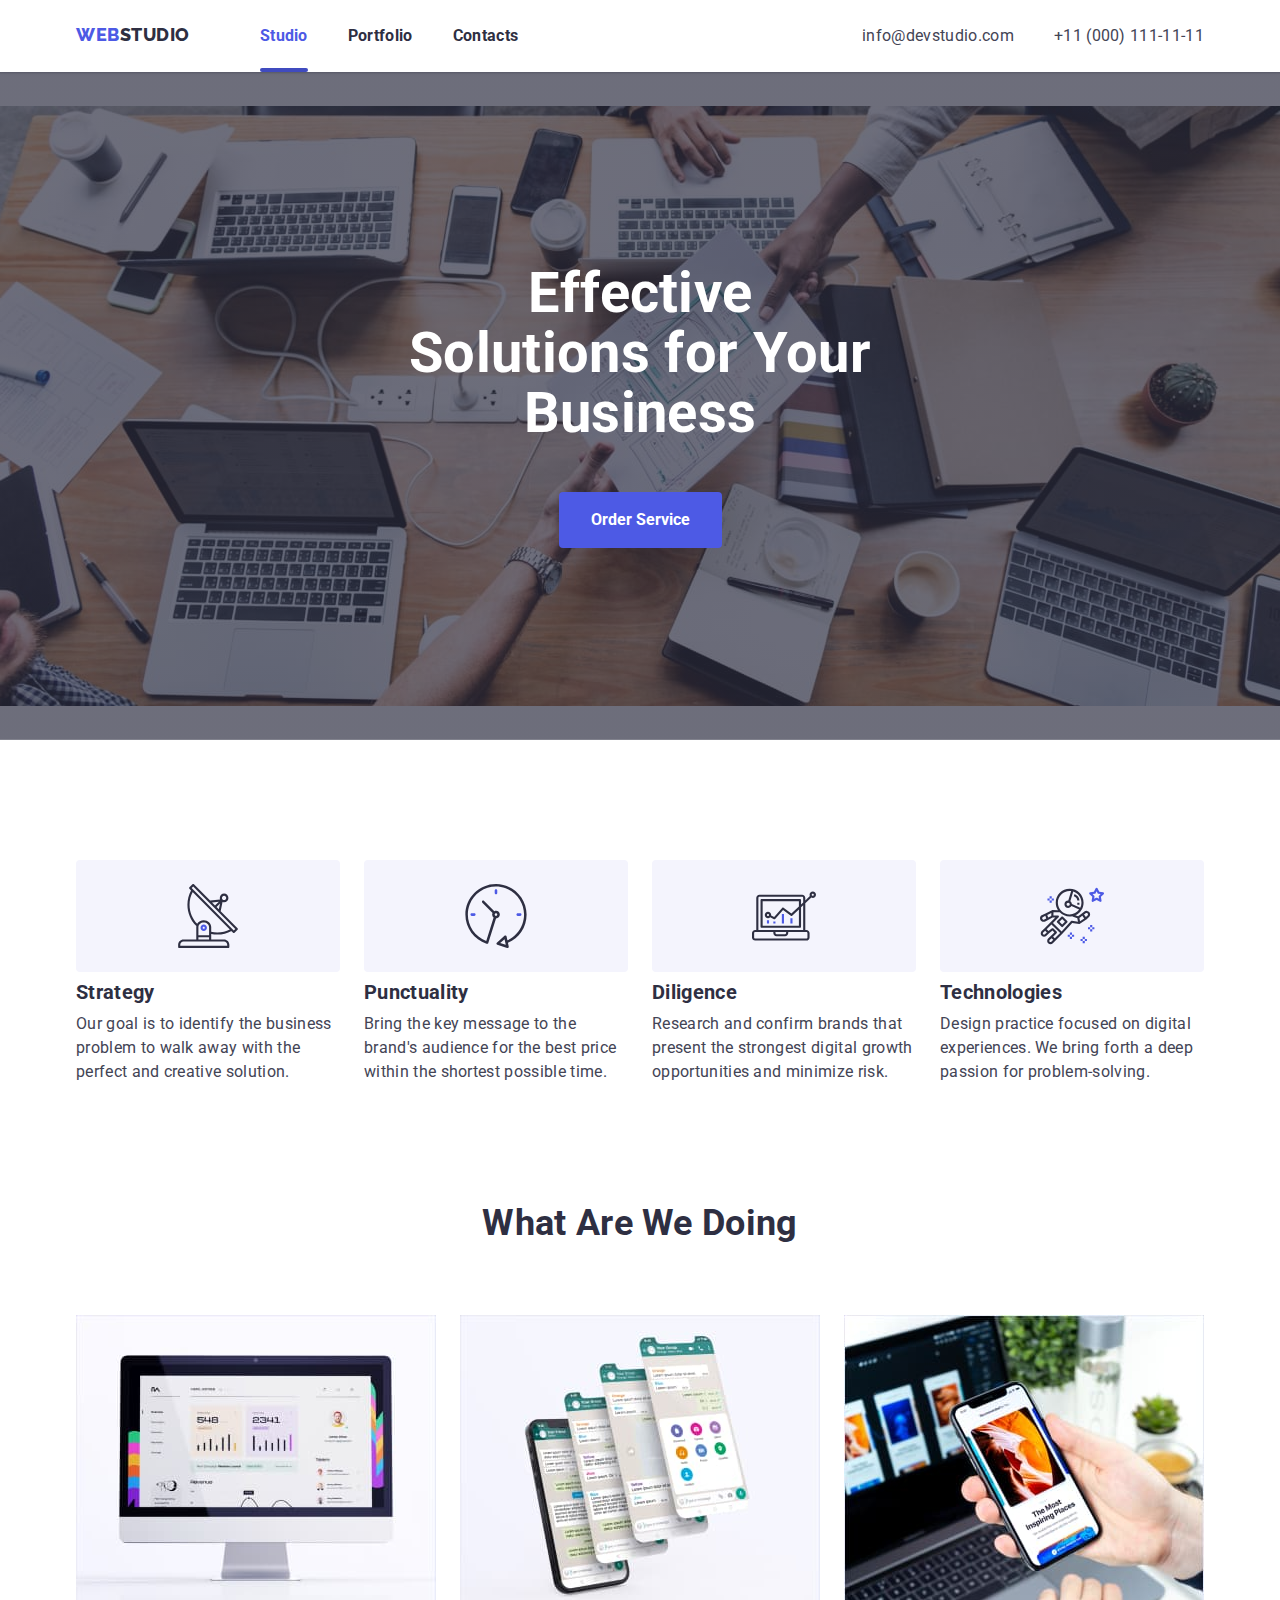
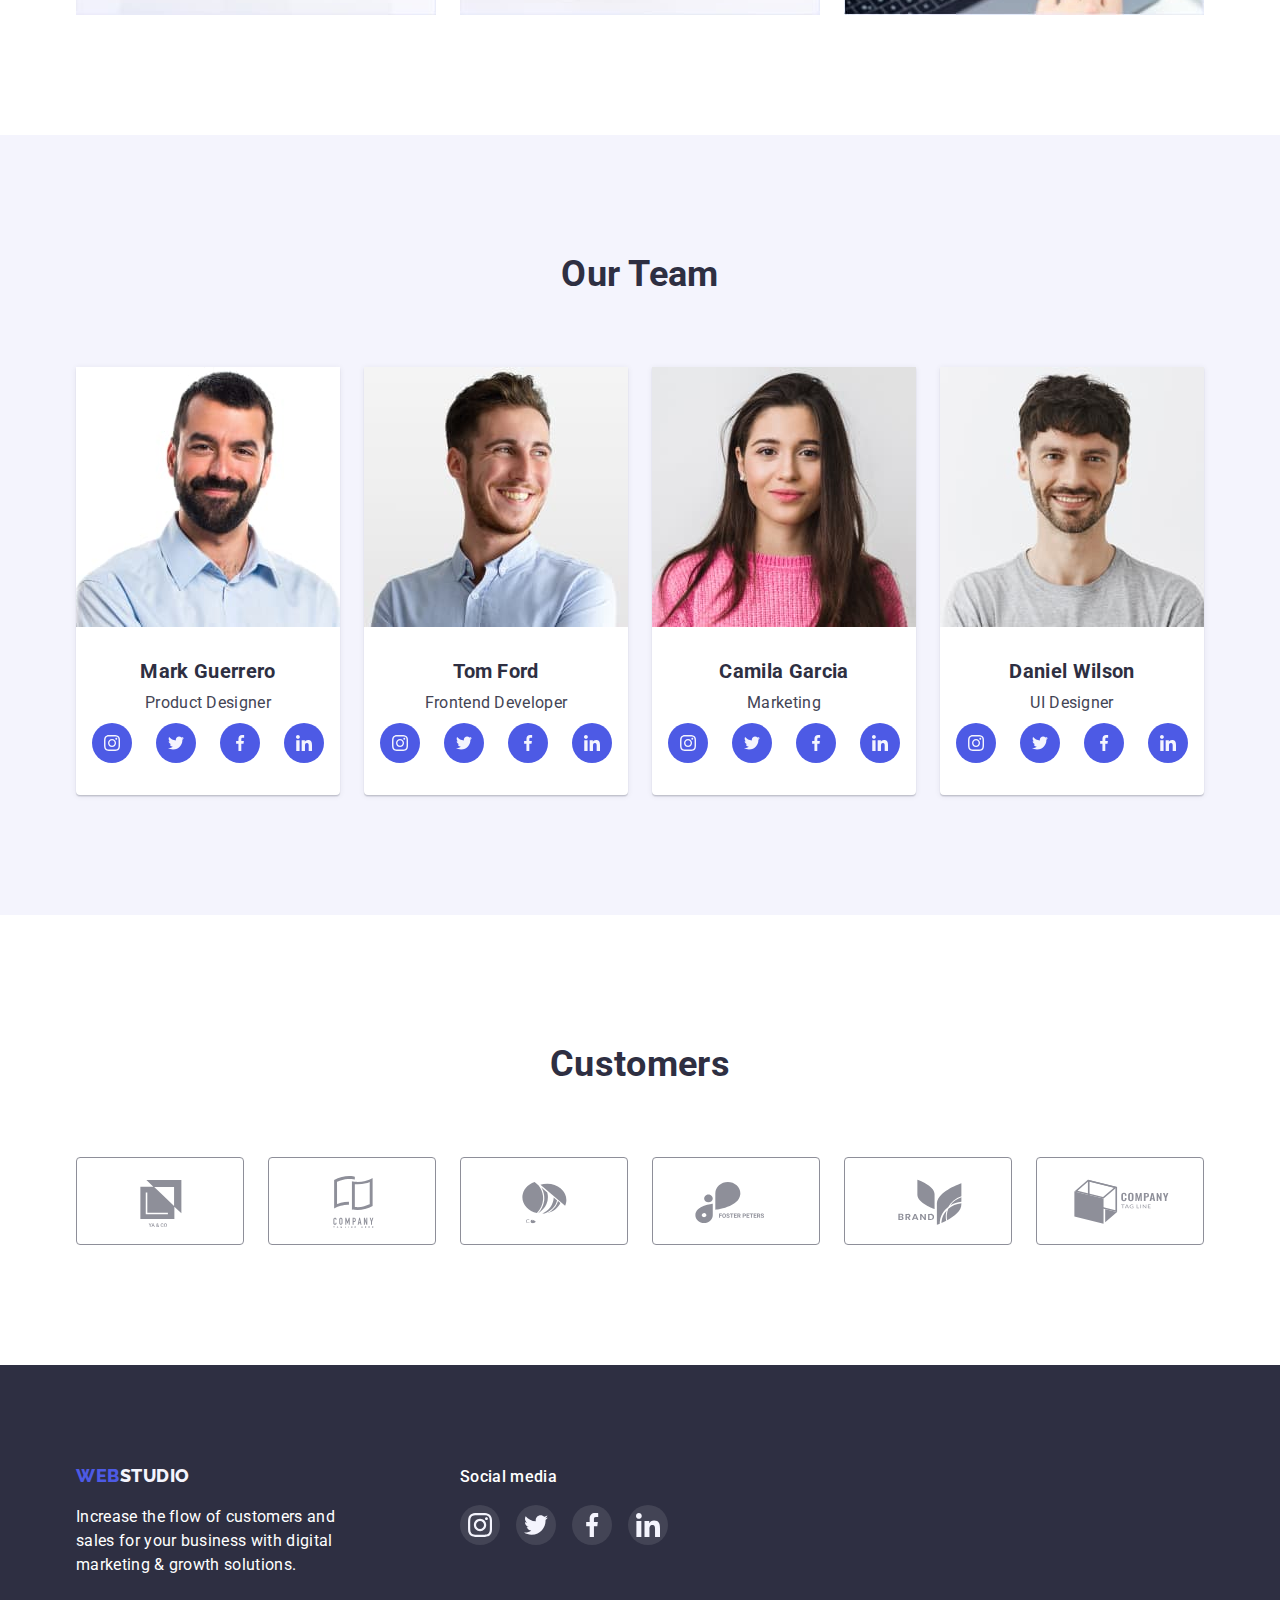
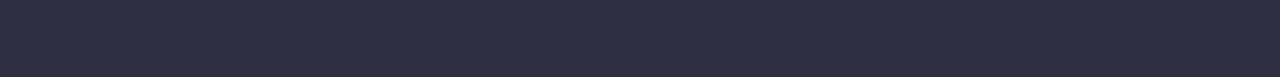
<file: index.html>
<!DOCTYPE html>
<html lang="en">
<head>
    <meta charset="UTF-8">
    <meta http-equiv="X-UA-Compatible" content="IE=edge">
    <meta name="viewport" content="width=device-width, initial-scale=1.0">
    <link rel="preconnect" href="https://fonts.googleapis.com"><link rel="preconnect" href="https://fonts.gstatic.com" crossorigin><link href="https://fonts.googleapis.com/css2?family=Raleway:wght@800&family=Roboto:wght@400;500;700;900&display=swap" rel="stylesheet">
    <!-- <link rel="stylesheet"
    href="https://cdnjs.cloudflare.com/ajax/libs/modern-normalize/1.0.0/modern-normalize.min.css"
     /> -->
    <link rel="stylesheet" href="./css/modern-normalize.css">
    <link rel="stylesheet" href="./css/style.css" >
    <title>Main Page - WebStudio</title>
</head>
<body>
    <header class="header-tag">
       <div class="container header-box">
        <nav class="nav-box">
            <a href="./index.html" class="logo"><span class="logo-web">WEB</span><span class="logo-studio">STUDIO</span></a>
            <ul class="top-menu similar">
                <li class="top-menu-items">
                    <a href="./index.html" class="top-menu-link current-page">Studio</a></li>
                <li  class="top-menu-items">
                    <a href="./portfolio.html" class="top-menu-link">Portfolio</a></li>
                <li  class="top-menu-items">
                    <a href="#" class="top-menu-link">Contacts</a></li>
            </ul>
        </nav>
        <address class="address-box">
            <ul class="top-menu similar">
            <li class="top-menu-items"><a href="mailto:info@devstudio.com" class="top-menu-link contact">info@devstudio.com</a></li>
            <li class="top-menu-items"><a href="tel:110001111111" class="top-menu-link contact">+11 (000) 111-11-11</a></li>
            </ul>
        </address>
       </div>
    </header>
    <main>
    <section>
      <div class="baner-grey">
        <h1 class="hero">Effective Solutions for Your Business</h1>
        <button type="button" data-modal-open  class="button">Order Service</button>
      </div>
    </section>
    <section class="section">
      <div class="container">
        <h2 class="visually-hidden">Features</h2>
        <ul class="similar features">
            <li class="features-list">
                <div class="features-icon-box">
                  <svg class="icon-features"  >
                    <use href="./images/icons.svg#icon-antenna"></use>
                  </svg>
                </div>
                <h3 class="header-items">Strategy</h3>
                <p class="text-items">Our goal is to identify the business
                    problem to walk away with the perfect and creative solution.</p>
            </li>
            <li class="features-list">
                <div class="features-icon-box">
                    <svg class="icon-features">
                        <use  href="./images/icons.svg#icon-clock" ></use>
                    </svg>
                </div>
                <h3 class="header-items">Punctuality</h3>
                <p class="text-items">Bring the key message to the brand's audience for the best price within the shortest possible time.</p>
            </li>
            <li class="features-list">
                <div class="features-icon-box">
                    <svg class="icon-features">
                        <use  href="./images/icons.svg#icon-diagram"></use>
                    </svg>
                </div>
                <h3 class="header-items">Diligence</h3>
                <p class="text-items">Research and confirm brands that present the strongest digital growth opportunities and minimize risk.</p>
            </li>
            <li class="features-list">
                <div class="features-icon-box">
                    <svg class="icon-features">
                        <use href="./images/icons.svg#icon-astronaut"></use>
                    </svg>
                </div>
                <h3 class="header-items">Technologies</h3>
                <p class="text-items">Design practice focused on digital experiences. We bring forth a deep passion for problem-solving.</p>
            </li>
        </ul>
      </div>
    </section>
    <section class="section services">
      <div class="container">
        <h2 class="header-sections">What are we doing</h2>
        <ul class="similar our-services">
            <li class="services-list">
                <img src="./images/doing-imac.jpg" alt="iMac" width="360" class="images">
            </li>
            <li class="services-list">
                <img src="./images/doing-iphone.jpg" alt="IPhone" width="360" class="images">
            </li>
            <li class="services-list">
                <img src="./images/doing-mix.jpg" alt="Mix Comp & Phone" width="360" class="images">
            </li>
        </ul>
      </div>
    </section>
    <section class="section our-team">
        <div class="container">
        <h2 class="header-sections">Our Team</h2>
        <ul class="similar team-cards">
            <li class="people">
                <img src="./images/team-1.jpg" alt="big boss" width="264" class="images">
                <div class="team-title">
                    <h3 class="header-items">Mark Guerrero</h3>
                    <p  class="text-items">Product Designer</p>
                    <ul class="similar social-flex">
                        <li class="social-box">
                            <a href="" class="social-link">
                                <svg class="social-icon">
                                    <use href="./images/icons.svg#icon-instagram" ></use>
                                </svg>
                            </a>
                        </li>
                        <li class="social-box">
                            <a href="" class="social-link">
                                <svg class="social-icon">
                                    <use href="./images/icons.svg#icon-twitter" ></use>
                                </svg>
                            </a>
                        </li>
                        <li class="social-box">
                            <a href="" class="social-link">
                                <svg class="social-icon">
                                    <use href="./images/icons.svg#icon-facebook" ></use>
                                </svg>
                            </a>
                        </li>
                        <li class="social-box">
                            <a href="" class="social-link">
                                <svg class="social-icon">
                                    <use href="./images/icons.svg#icon-linkedin" ></use>
                                </svg>
                            </a>
                        </li>
                    </ul>
                </div>
            </li>
            <li class="people">
                <img src="./images/team-2.jpg" alt="man" width="264" class="images">
                <div class="team-title">
                    <h3 class="header-items">Tom Ford</h3>
                    <p  class="text-items">Frontend Developer</p>
                    <ul class="similar social-flex">
                        <li class="social-box">
                            <a href="" class="social-link">
                                <svg class="social-icon">
                                    <use href="./images/icons.svg#icon-instagram" ></use>
                                </svg>
                            </a>
                        </li>
                        <li class="social-box">
                            <a href="" class="social-link">
                                <svg class="social-icon">
                                    <use href="./images/icons.svg#icon-twitter" ></use>
                                </svg>
                            </a>
                        </li>
                        <li class="social-box">
                            <a href="" class="social-link">
                                <svg class="social-icon">
                                    <use href="./images/icons.svg#icon-facebook" ></use>
                                </svg>
                            </a>
                        </li>
                        <li class="social-box">
                            <a href="" class="social-link">
                                <svg class="social-icon">
                                    <use href="./images/icons.svg#icon-linkedin" ></use>
                                </svg>
                            </a>
                        </li>
                    </ul>
                </div>
            </li>
            <li class="people">
                <img src="./images/team-3.jpg" alt="pretty woman" width="264" class="images">
                <div class="team-title">
                    <h3 class="header-items">Camila Garcia</h3>
                    <p class="text-items">Marketing</p>
                    <ul class="similar social-flex">
                        <li class="social-box">
                            <a href="" class="social-link">
                                <svg class="social-icon">
                                    <use href="./images/icons.svg#icon-instagram" ></use>
                                </svg>
                            </a>
                        </li>
                        <li class="social-box">
                            <a href="" class="social-link">
                                <svg class="social-icon">
                                    <use href="./images/icons.svg#icon-twitter" ></use>
                                </svg>
                            </a>
                        </li>
                        <li class="social-box">
                            <a href="" class="social-link">
                                <svg class="social-icon">
                                    <use href="./images/icons.svg#icon-facebook" ></use>
                                </svg>
                            </a>
                        </li>
                        <li class="social-box">
                            <a href="" class="social-link">
                                <svg class="social-icon">
                                    <use href="./images/icons.svg#icon-linkedin" ></use>
                                </svg>
                            </a>
                        </li>
                    </ul>
                </div>
            </li>
            <li class="people">
                <img src="./images/team-4.jpg" alt="another man" width="264" class="images">
                <div class="team-title">
                    <h3 class="header-items">Daniel Wilson</h3>
                    <p class="text-items">UI Designer</p>
                    <ul class="similar social-flex">
                        <li class="social-box">
                            <a href="" class="social-link">
                                <svg class="social-icon">
                                    <use href="./images/icons.svg#icon-instagram" ></use>
                                </svg>
                            </a>
                        </li>
                        <li class="social-box">
                            <a href="" class="social-link">
                                <svg class="social-icon">
                                    <use href="./images/icons.svg#icon-twitter" ></use>
                                </svg>
                            </a>
                        </li>
                        <li class="social-box">
                            <a href="" class="social-link">
                                <svg class="social-icon">
                                    <use href="./images/icons.svg#icon-facebook" ></use>
                                </svg>
                            </a>
                        </li>
                        <li class="social-box">
                            <a href="" class="social-link">
                                <svg class="social-icon">
                                    <use href="./images/icons.svg#icon-linkedin" ></use>
                                </svg>
                            </a>
                        </li>
                    </ul>
                </div>
            </li>
        </ul>
      </div>
    </section>
    <section class="customers">
        <div class="container">
          <h2 class="header-sections">Customers</h2>
          <ul class="similar customers-logo-list">
            <li class="customer-logo-box">
                <a href="" class="customer-pages">
                    <svg class="customer-logo-item">
                        <use href="./images/icons.svg#icon-Logo-1"></use>
                    </svg>
                </a>
            </li>
            <li class="customer-logo-box">
                <a href="" class="customer-pages">
                    <svg class="customer-logo-item">
                        <use href="./images/icons.svg#icon-Logo-2"></use>
                    </svg>
                </a>
            </li>
            <li class="customer-logo-box">
               <a href="" class="customer-pages">
                    <svg class="customer-logo-item">
                        <use href="./images/icons.svg#icon-Logo-3"></use>
                    </svg>
               </a>
            </li>
            <li class="customer-logo-box">
                <a href="" class="customer-pages">
                    <svg class="customer-logo-item">
                        <use href="./images/icons.svg#icon-Logo-4"></use>
                    </svg>
                </a>
            </li>
            <li class="customer-logo-box">
                <a href="" class="customer-pages">
                    <svg class="customer-logo-item">
                        <use href="./images/icons.svg#icon-Logo-5"></use>
                    </svg>
                </a>
            </li>
            <li class="customer-logo-box">
                <a href="" class="customer-pages">
                    <svg class="customer-logo-item">
                        <use href="./images/icons.svg#icon-Logo-6"></use>
                    </svg>
                </a>
            </li>
          </ul>
        </div>
    </section>
    <div data-modal class="is-hidden backdrop">
        <div class="modal-box">
            <button type="button" data-modal-close class="btn-close">
                <svg class="btn-close-sign" >
                    <use href="./images/icons.svg#icon-close-black-18dp" ></use>
                </svg>                  
            </button>
        </div>
    </div>
    </main>
    <footer class="dark-footer">
        <div class="container">
            <div class="footer-slogan">
                <a href="#" class="logo"><span class="logo-web">WEB</span><span class="logo-studio-cloud">STUDIO</span></a>
            <p class="slogan-text">Increase the flow of customers and sales for your business with digital marketing & growth solutions.</p>
            </div>
            <div class="footer-social">
                <h2 class="header-footer">Social media</h2>
                <ul class="similar media-icons">
                    <li class="media-icons-box">
                    <a href="" class="media-links">
                            <svg class="footer-icons">
                                <use href="./images/icons.svg#icon-instagram-2"></use>
                            </svg>
                        </a>
                    </li>
                    <li class="media-icons-box">
                        <a href="" class="media-links">
                            <svg class="footer-icons">
                                <use href="./images/icons.svg#icon-twitter-2"></use>
                            </svg>
                        </a>
                    </li>
                    <li class="media-icons-box">
                        <a href="" class="media-links">
                            <svg class="footer-icons">
                                <use href="./images/icons.svg#icon-facebook-2"></use>
                            </svg>
                        </a>
                    </li>
                    <li class="media-icons-box">
                        <a href="" class="media-links">
                            <svg class="footer-icons">
                                <use href="./images/icons.svg#icon-linkedin-2"></use>
                            </svg>
                        </a>
                    </li>
                </ul>
            </div>
        </div>
    </footer>
    <script src="./js/modal.js" type="module"></script>
</body>
</html>
</file>
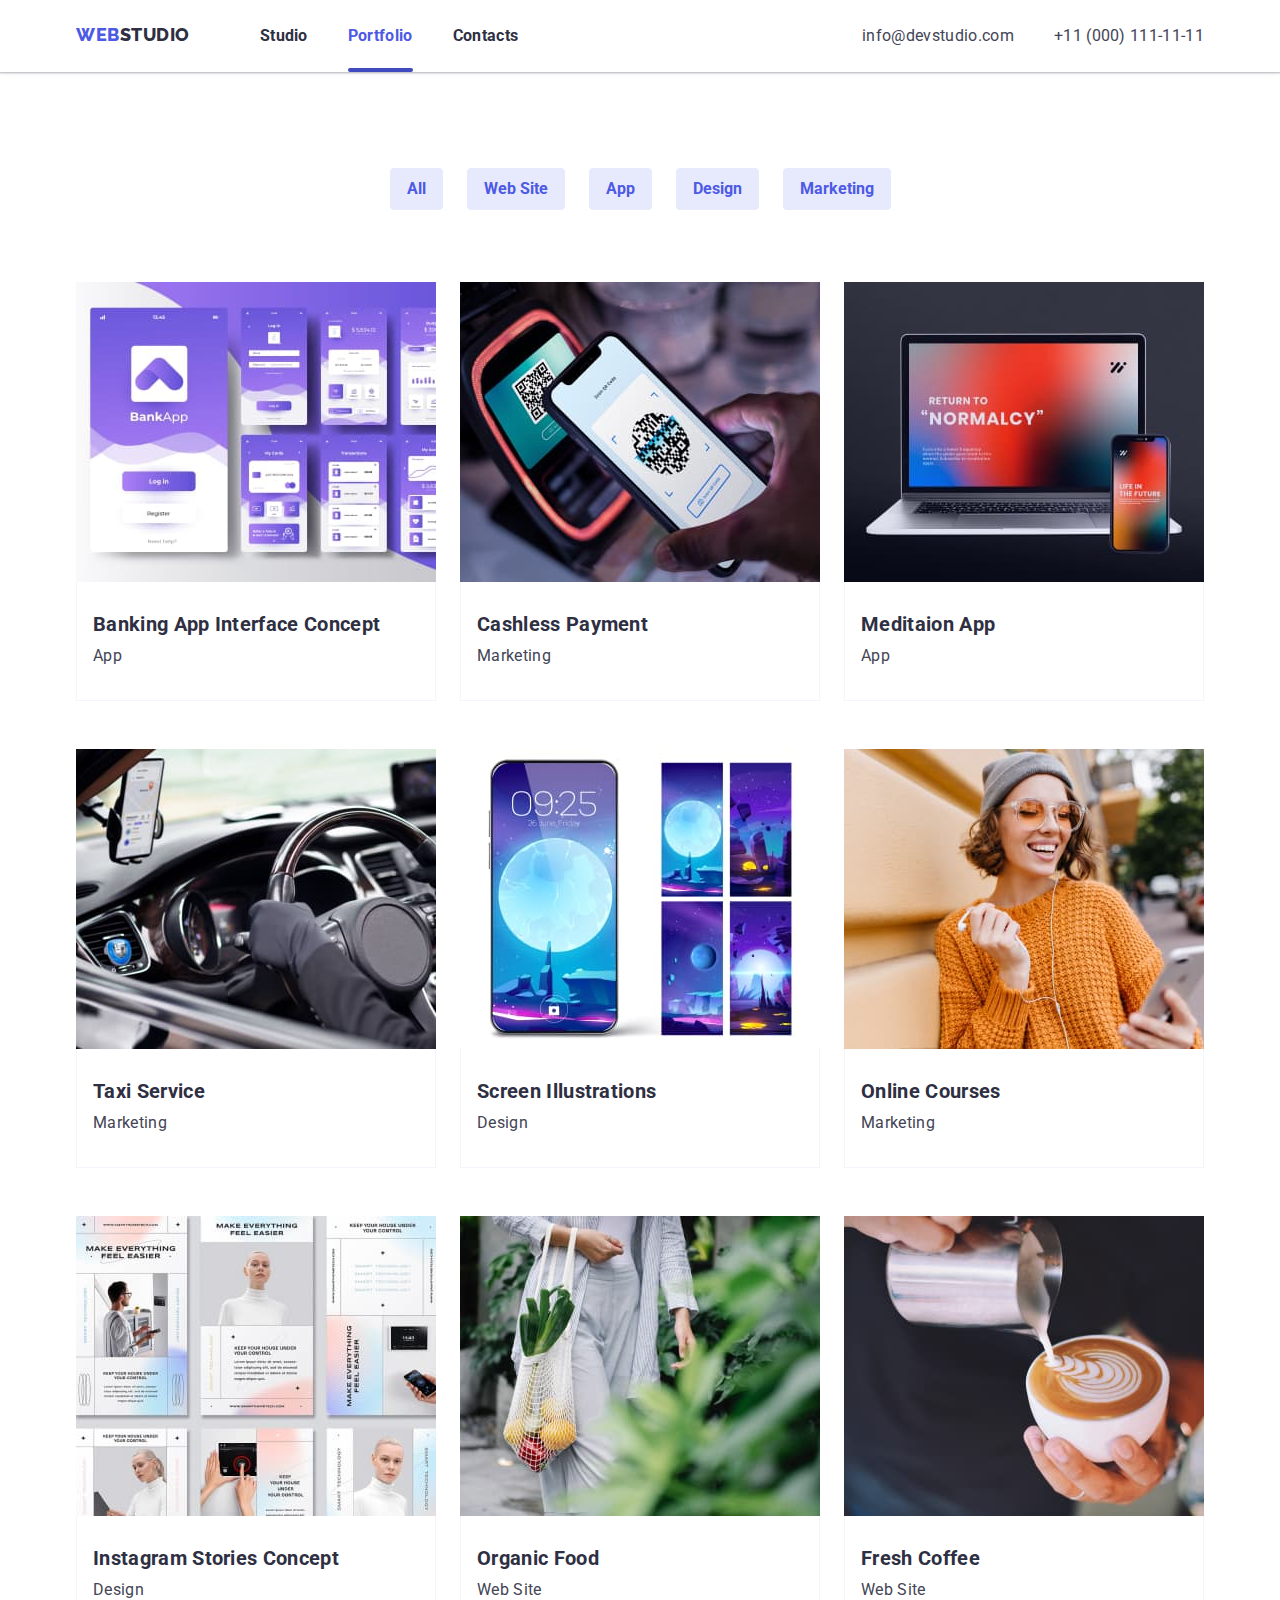
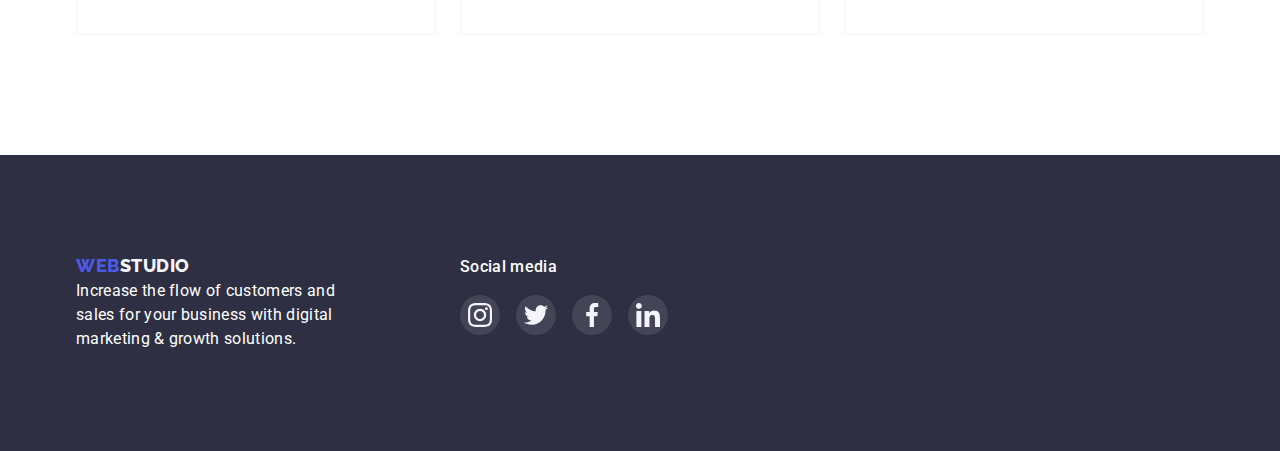
<file: portfolio.html>
<!DOCTYPE html>
<html lang="en">
<head>
    <meta charset="UTF-8">
    <meta http-equiv="X-UA-Compatible" content="IE=edge">
    <meta name="viewport" content="width=device-width, initial-scale=1.0">
    <link rel="preconnect" href="https://fonts.googleapis.com"><link rel="preconnect" href="https://fonts.gstatic.com" crossorigin><link href="https://fonts.googleapis.com/css2?family=Raleway:wght@800&family=Roboto:wght@400;500;700;900&display=swap" rel="stylesheet">
    <!-- <link rel="stylesheet"
    href="https://cdnjs.cloudflare.com/ajax/libs/modern-normalize/1.0.0/modern-normalize.min.css"
    /> -->
    <!-- Підключив modern-normalize локально для роботи в умовах поганого інтернету -->
    <link rel="stylesheet" href="./css/modern-normalize.css">
    <link rel="stylesheet" href="./css/style.css" >
    <title>Portfolio - WebStudio</title>
</head>
<body>
    <header class="header-tag">
        <div class="container header-box">
            <nav class="nav-box">
                <a href="./index.html" class="logo"><span class="logo-web">WEB</span><span class="logo-studio">STUDIO</span></a>
                <ul class="top-menu similar">
                    <li class="top-menu-items"><a href="./index.html" class="top-menu-link">Studio</a></li>
                    <li class="top-menu-items"><a href="./portfolio.html" class="top-menu-link current-page">Portfolio</a></li>
                    <li class="top-menu-items"><a href="#" class="top-menu-link">Contacts</a></li>
                </ul>
            </nav>
            <address class="address-box">
                <ul class="top-menu similar">
                <li class="top-menu-items"><a href="mailto:info@devstudio.com" class="top-menu-link contact">info@devstudio.com</a></li>
                <li class="top-menu-items"><a href="tel:110001111111" class="top-menu-link contact">+11 (000) 111-11-11</a></li>
                </ul>
            </address>
        </div>
    </header>
    <main>
   <section class="filter">
    <div class="container">
      <h1 class="visually-hidden">Portfolio</h1>
      <ul class="similar filter-box">
          <li class="button-list"><button type="button" class="button">All</button></li>
          <li class="button-list"><button type="button" class="button">Web Site</button></li>
          <li class="button-list"><button type="button" class="button">App</button></li>
          <li class="button-list"><button type="button" class="button">Design</button></li>
          <li class="button-list"><button type="button" class="button">Marketing</button></li>
      </ul>
      <ul class="similar examples">
          <li class="examples-list">
            <a href="" class="filter-items-link">
              <div class="overlay-wrapper">
                <img src="./images/bank-app.jpg" alt="Mockup bank app" width="360" class="images">
                <p class="overlay-text">
                  14 Stylish and User-Friendly App Design Concepts · Task Manager App · Calorie Tracker App · Exotic Fruit Ecommerce App · Cloud Storage App
                </p>
              </div>
              <div class="examples-text">
                <h2 class="header-items-link">Banking App Interface Concept</h2>
                <p class="paragraph-link">App</p>
              </div>
            </a>
            <div class="blue"></div>
          </li>
          <li class="examples-list">
            <a href="" class="filter-items-link">
              <div class="overlay-wrapper">
                <img src="./images/mobile-paymant.jpg" alt="Mockup bank app" width="360" class="images">
                <p class="overlay-text">
                  14 Stylish and User-Friendly App Design Concepts · Task Manager App · Calorie Tracker App · Exotic Fruit Ecommerce App · Cloud Storage App
                </p>
              </div>
              <div class="examples-text">
                <h2 class="header-items-link">Cashless Payment</h2>
                <p class="paragraph-link">Marketing</p>
              </div>
            </a>
          </li>
          <li class="examples-list">
            <a href="" class="filter-items-link">
              <div class="overlay-wrapper">
                <img src="./images/meditation-app.jpg" alt="Notebook & phone" width="360" class="images">
                <p class="overlay-text">
                  14 Stylish and User-Friendly App Design Concepts · Task Manager App · Calorie Tracker App · Exotic Fruit Ecommerce App · Cloud Storage App
                </p>
              </div>
              <div class="examples-text">
                <h2 class="header-items-link">Meditaion App</h2>
                <p class="paragraph-link">App</p>
              </div>
            </a>
          </li>
          <li class="examples-list">
            <a href="" class="filter-items-link">
              <div class="overlay-wrapper">
                <img src="./images/taxi-service.jpg" alt="car steering wheel and driver's hands" width="360" class="images">
                <p class="overlay-text">
                  14 Stylish and User-Friendly App Design Concepts · Task Manager App · Calorie Tracker App · Exotic Fruit Ecommerce App · Cloud Storage App
                </p>
              </div>
              <div class="examples-text">
                <h2 class="header-items-link">Taxi Service</h2>
                <p class="paragraph-link">Marketing</p>
              </div>
            </a>
          </li>
          <li class="examples-list">
            <a href="" class="filter-items-link">
              <div class="overlay-wrapper">
                <img src="./images/screen-illustration.jpg" alt="Mobile phone screens example" width="360" class="images">
                <p class="overlay-text">
                  14 Stylish and User-Friendly App Design Concepts · Task Manager App · Calorie Tracker App · Exotic Fruit Ecommerce App · Cloud Storage App
                </p>
              </div>
              <div class="examples-text">
                <h2 class="header-items-link">Screen Illustrations</h2>
                <p class="paragraph-link">Design</p>
              </div>
            </a>
          </li>
          <li class="examples-list">
            <a href="" class="filter-items-link">
              <div class="overlay-wrapper">
                <img src="./images/online-courses.jpg" alt="A girl in glasses and headphones looks at the phone" width="360" class="images">
                <p class="overlay-text">
                  14 Stylish and User-Friendly App Design Concepts · Task Manager App · Calorie Tracker App · Exotic Fruit Ecommerce App · Cloud Storage App
                </p>
              </div>
              <div class="examples-text">
                <h2 class="header-items-link">Online Courses</h2>
                <p class="paragraph-link">Marketing</p>
              </div>
            </a>
          </li>
          <li class="examples-list">
            <a href="" class="filter-items-link">
              <div class="overlay-wrapper">
                <img src="./images/instagram-concept.jpg" alt="some similar screens examples with girl and hands" width="360" class="images">
                <p class="overlay-text">
                  14 Stylish and User-Friendly App Design Concepts · Task Manager App · Calorie Tracker App · Exotic Fruit Ecommerce App · Cloud Storage App
                </p>
              </div>
              <div class="examples-text">
                <h2 class="header-items-link">Instagram Stories Concept</h2>
                <p class="paragraph-link">Design</p>
              </div>
            </a>
          </li>
          <li class="examples-list">
            <a href="" class="filter-items-link">
              <div class="overlay-wrapper">
                <img src="./images/organic-food.jpg" alt="woman with fruits and vegetables in grid bag" width="360" class="images">
                <p class="overlay-text">
                  14 Stylish and User-Friendly App Design Concepts · Task Manager App · Calorie Tracker App · Exotic Fruit Ecommerce App · Cloud Storage App
                </p>
              </div>
              <div class="examples-text">
                <h2 class="header-items-link">Organic Food</h2>
                <p class="paragraph-link">Web Site</p>
              </div>
            </a>
          </li>
          <li class="examples-list">
            <a href="" class="filter-items-link">
              <div class="overlay-wrapper">
                <img src="./images/fresh-coffee.jpg" alt="cup of coffe in hands" width="360"  class="images">
                <p class="overlay-text">
                  14 Stylish and User-Friendly App Design Concepts · Task Manager App · Calorie Tracker App · Exotic Fruit Ecommerce App · Cloud Storage App
                </p>
              </div>
              <div class="examples-text">
                <h2 class="header-items-link">Fresh Coffee</h2>
                <p class="paragraph-link">Web Site</p>
              </div>
            </a>
          </li>
      </ul>
    </div>
   </section>
    </main>
    <footer class="dark-footer">
        <div class="container">
          <div class="footer-slogan">
            <a href="#" class="logo"><span class="logo-web">WEB</span><span class="logo-studio-cloud">STUDIO</span></a>
            <p class="footer-slogan">Increase the flow of customers and sales for your business with digital marketing & growth solutions.</p>
          </div>
          <div class="footer-social">
            <h2 class="header-footer">Social media</h2>
            <ul class="similar media-icons">
                <li class="media-icons-box">
                <a href="" class="media-links">
                        <svg class="footer-icons">
                            <use href="./images/icons.svg#icon-instagram-2"></use>
                        </svg>
                    </a>
                </li>
                <li class="media-icons-box">
                    <a href="" class="media-links">
                        <svg class="footer-icons">
                            <use href="./images/icons.svg#icon-twitter-2"></use>
                        </svg>
                    </a>
                </li>
                <li class="media-icons-box">
                    <a href="" class="media-links">
                        <svg class="footer-icons">
                            <use href="./images/icons.svg#icon-facebook-2"></use>
                        </svg>
                    </a>
                </li>
                <li class="media-icons-box">
                    <a href="" class="media-links">
                        <svg class="footer-icons">
                            <use href="./images/icons.svg#icon-linkedin-2"></use>
                        </svg>
                    </a>
                </li>
            </ul>
        </div>
        </div>
    </footer>
</body>
</html>
</file>
<file: css/style.css>
:root {
    --primary-brand-color-iris: #4D5AE5;
    --button-dark-blue: #404BBF;
    --dark-navy-blue: #2E2F42;
    --success: #31D0AA;
    --slate: #434455;
    --light-slate: #8E8F99;
    --cornflower: #E7E9FC;
    --cloud: #F4F4FD;
    --grey: #2E2F42B2;
    --transition-time-and-cubic: 250ms cubic-bezier(0.4, 0, 0.2, 1);
}
body {
    font-family: Roboto, sans-serif;
    font-size: 16px;
    font-weight: 400;
    letter-spacing: 0.02em;
    line-height: 1.5;
    color: var(--slate);
}

/* menu section */
.header-tag {
    box-shadow: 0px 2px 1px rgba(46, 47, 66, 0.08), 
                0px 1px 1px rgba(46, 47, 66, 0.16), 
                0px 1px 6px rgba(46, 47, 66, 0.08);
}

.header-box {
    display: flex;
    align-items: center;
    
}

.nav-box {
    display: flex;
    
}

.address-box {
    margin-left: auto;
}

.logo {
    font-family: Raleway, sans-serif;
    font-weight: 800;
    font-size: 18px;
    line-height: 1.2;
    letter-spacing: 0.03em;

    margin-right: 70px;
    padding: 24px 0;

    text-transform: uppercase;
    text-decoration: none;
}

.logo-web {
    color: var(--primary-brand-color-iris);
    display: inline-block;
}

.logo-studio {
    color: var(--dark-navy-blue);
    display: inline-block;
    
}

.logo-studio-cloud {
    color: var(--cloud);
}

.top-menu {
    font-family: Roboto, sans-serif;
    font-weight: 700;
    letter-spacing: 0.02em;
    
    display: flex;
    align-items: center;
}

.top-menu .top-menu-items {
    margin-right: 40px;
}

.top-menu .top-menu-items:last-child {
    margin-right: 0;
}

.top-menu-link {
    text-decoration: none;
    color: var(--dark-navy-blue);
    padding: 24px 0;
    transition: color var(--transition-time-and-cubic);
}

.top-menu-link:hover,
.top-menu-link:focus {
    
    color: var(--primary-brand-color-iris);
}

.top-menu-link:active {
    color: var(--primary-brand-color-iris);
}

.current-page {
    color: var(--primary-brand-color-iris);
    display: flex;
    position: relative;
    
}

.current-page::after {
    content: '';
    width: 100%;
    height: 4px;
    background-color: var(--button-dark-blue);
    /* border-bottom: 2px solid var(--primary-brand-color-iris); */
    position:absolute;
    bottom: 0;

    border-radius: 2px;
}

.contact {
    text-decoration: none;
    font-style: normal;
    font-weight: 400;
    line-height: 1.5;
    letter-spacing: 0.02em;
    color: var(--slate);
    transition: color var(--transition-time-and-cubic);
}

.contact:hover,
.contact:focus {
    color: var(--primary-brand-color-iris);
}

/* Main Page (main style) */

.hero {
    font-size: 56px;
    line-height: 1.07;
    color: #FFFFFF;

    width: 480px;
    margin-left: auto;
    margin-right: auto;
    margin-top: 0;
    margin-bottom: 48px;
}


.baner-grey {
    text-align: center;
    
    background: linear-gradient(to right, var(--grey), var(--grey)), url(../images/people-office-1.jpg), no-repeat;
    background-position: center;
    background-repeat: no-repeat;
    max-width: 1440px;
    margin-left: auto;
    margin-right: auto;
    padding-top: 192px;
    padding-bottom: 192px;
}

.header-sections {
    font-size: 36px;
    line-height: 1.1;
    text-transform: capitalize;
    color: var(--dark-navy-blue);
    text-align: center;
    margin-top: 0;
    margin-bottom: 72px;
}

.features {
    display: flex;
    
}

.features .features-list {
    margin-right: 24px;
    width: calc((100% - 72px) / 4);
    
}

.features .features-list:last-child {
    margin-right: 0;
}

.features-icon-box {
    background-color: var(--cloud);
    
    width: 264px;
    height: 112px;
    border-radius: 4px;
    margin-bottom: 8px;

    display: flex;
    justify-content: center;
    align-items: center;
    /* padding: 24px 100px; */
}

.icon-features {
    fill: var(--dark-navy-blue);
    width: 64px;
    height: 64px;
}

.header-items {
    font-size: 20px;
    line-height: 1.2;
    color: var(--dark-navy-blue);
    margin: 0 0 8px 0;
}

.text-items {
    color: var(--slate);
    margin: 0;
}

.visually-hidden {
    position: absolute;
    white-space: nowrap;
    width: 1px;
    height: 1px;
    overflow: hidden;
    border: 0;
    padding: 0;
    clip: rect(0 0 0 0);
    clip-path: inset(50%);
    margin: -1px;
  }

.section {
    padding-top: 120px;
    padding-bottom: 120px;
}

.container {
    width: 1158px;
    padding-left: 15px;
    padding-right: 15px;
    margin-left: auto;
    margin-right: auto;
}

.similar {
    list-style: none;
    padding-left: 0;
    margin: 0;
}

.services {
    padding-top: 0;
}

.our-services {
    display: flex;
    justify-content: center;
    /* gap: 0 24px; */
}

.our-services .services-list:not(:last-child) {
    margin-right: 24px;
}

.our-team {
    background-color: var(--cloud);

}

.team-cards {
    display: flex;
    justify-content: center;
}

.team-cards .people {
    background: #FFFFFF;
    box-shadow: 0px 1px 6px rgba(46, 47, 66, 0.08), 
                0px 1px 1px rgba(46, 47, 66, 0.16), 
                0px 2px 1px rgba(46, 47, 66, 0.08);
    border-radius: 0px 0px 4px 4px;
    margin-right: 24px;
}

.team-cards .people:last-child {
    margin-right: 0;
}

.team-title {
    text-align: center;

    padding-top: 32px;
    padding-bottom: 32px;
}

.images {
    display: block;
}

.social-flex {
    display: flex;
    gap: 24px;
    margin-top: 8px;
    justify-content: center;
}

.social-link {
    background-color: var(--primary-brand-color-iris);

    display: flex;
    justify-content: center;
    align-items: center;
    width: 40px;
    height: 40px;
    border-radius: 50%;

    transition: background-color var(--transition-time-and-cubic);
}

.social-link:hover,
.social-link:focus {
    background-color: var(--button-dark-blue);
}

.social-icon {
    width: 16px;
    height: 16px;
    fill: var(--cloud);
}


/* Buttons */
.button {
    font-size: 16px;
    font-weight: 700;
    line-height: 1.5;
    color: #FFFFFF;
    background-color: var(--primary-brand-color-iris);
    cursor: pointer;
    
    border: none;
    border-radius: 4px;
    padding: 16px 32px;
    
    transition: background-color var(--transition-time-and-cubic);
}

.filter .button {
    color: var(--primary-brand-color-iris);
    
    border: 1px solid var(--cornflower);
    background-color: var(--cornflower);
    padding: 8px 16px;
    transition: border-color var(--transition-time-and-cubic),
                box-shadow var(--transition-time-and-cubic),
                background-color var(--transition-time-and-cubic),
                color var(--transition-time-and-cubic);
}

.filter-box {
    display: flex;
    justify-content: center;
    margin-bottom: 72px;
}

.button:hover,
.button:focus {
    color: #FFFFFF;
    background-color: var(--button-dark-blue);
    
}

.filter {
    padding-top: 96px;
    padding-bottom: 120px;
}

.filter .button:hover,
.filter .button:focus {
    border: 1px solid var(--primary-brand-color-iris);
    box-shadow: 0px 4px 4px rgba(0, 0, 0, 0.15);

}

.filter-box .button-list {
    margin-right: 24px;
}

.filter-box .button-list:last-child {
    margin-right: 0;
}
/* Customers */

.customers {
    padding-top: 130px;
    padding-bottom: 120px;
}

.customers-logo-list {
    display: flex;
    gap: 24px;
}

.customer-logo-box {
    width: calc((100% - 120px) / 6);
}

.customer-pages {
    display: flex;
    justify-content: center;
    align-items: center;
    border: 1px solid var(--light-slate);
    border-radius: 4px;
    height: 88px;
    transition: fill var(--transition-time-and-cubic),
                 border-color var(--transition-time-and-cubic);
    
    fill: var(--light-slate);
}

.customer-logo-item {
   
    width: 104px;
    height: 56px;
}

.customer-pages:hover,
.customer-pages:focus {
    fill: var(--primary-brand-color-iris);
    border: 1px solid var(--primary-brand-color-iris)
}

/* Portfolio page style */

.filter-items-link {
    display: block;
    text-decoration: none;
    position: relative;
    transition: box-shadow var(--transition-time-and-cubic);
}

.filter-items-link:hover,
.filter-items-link:focus {
    box-shadow: 0px 1px 6px rgba(46, 47, 66, 0.08),
                0px 1px 1px rgba(46, 47, 66, 0.16), 
                0px 2px 1px rgba(46, 47, 66, 0.08);
    
}

.filter-items-link:hover .overlay-text,
.filter-items-link:focus .overlay-text {
    transform: translateY(0);
}

.overlay-wrapper {
    position: relative;
    overflow: hidden;
}

.overlay-text {
    position:absolute;
    top: 0;
    left: 0;
    width: 100%;
    height: 100%;
    margin-top: 0;
    margin-bottom: 0;
    padding: 40px 32px;

    background-color: var(--primary-brand-color-iris);
    color: var(--cloud);

    transform: translateY(100%);
    transition: transform var(--transition-time-and-cubic);
}

.header-items-link {
    font-size: 20px;
    line-height: 1.2;
    color: var(--dark-navy-blue);
    margin: 0;
}

.paragraph-link {
    text-decoration: none;
    color: var(--slate);
    margin: 8px 0 0 0;
}

.examples {
    display: flex;
    flex-wrap: wrap;
}

.examples .examples-list {
    margin-right: 24px;
    margin-bottom: 48px;
}

.examples .examples-list:nth-child(3n+3) {
    margin-right: 0;
}

.examples .examples-list:not(:nth-last-child(1n+4)) {
    margin-bottom: 0;
}

.examples-text {
  
    padding-left: 16px;
    padding-top: 30px;
    padding-bottom: 32px;

    border: 0.5px solid #F4F4FD;
    border-top: none;
}



/* Modal section */

.backdrop {
    position:fixed;
    top: 0;
    /* bottom: 0; */
    left: 0;
    /* right: 0; */
    width: 100%;
    height: 100%;

    background: #2E2F4266;

    transform: scale(1);
    opacity: 1;
    visibility: visible;

    transition: opacity var(--transition-time-and-cubic),
                visibility var(--transition-time-and-cubic),
                transform 300ms linear;
    
}



.modal-box {
    position: absolute;
    width: 408px;
    height: 576px;
    top: 50%;
    left: 50%;
    transform: translate(-50%, -50%) scale(1);
    border-radius: 4px;
    
    background: #FCFCFC;
    box-shadow: 0px 2px 1px 0px #00000033,
                0px 1px 3px 0px #0000001F,
                0px 1px 1px 0px #00000024;
    
    transition: transform var(--transition-time-and-cubic);

}

.is-hidden {
    opacity: 0;
    visibility: collapse;
    pointer-events: auto;
    transform: scale(0.1);
     
}

.btn-close {
    position: absolute;
    top: 24px;
    right: 24px;
    width: 24px;
    height: 24px;

    display: flex;
    justify-content: center;
    align-items: center;
    
    border: 1px solid #0000001A;
    border-radius: 50%;
    background-color: var(--cornflower);

    cursor: pointer;
}

.btn-close-sign {
    fill: black;
    width: 8px;
    height: 8px;
}

.is-hidden {
    opacity: 0;
    visibility: collapse;
    pointer-events: auto;
}


/* Footer */
.dark-footer { 
    background-color: var(--dark-navy-blue);
    color: #FFFFFF;

    padding-top: 100px;
    padding-bottom: 100px;
}

.dark-footer .container {
    display: flex;
    gap: 120px;
}

.footer-slogan {
    width: 264px;
    margin: 0;
}

.slogan-text {
    margin: 0;
    margin-top: 16px;
}

.header-footer {

    font-size: 16px;
    font-weight: 500;
    line-height: 1.5;

    margin-top: 0;
    margin-bottom: 16px;

}

.media-icons {
    display: flex;
    gap: 16px;
}

.media-links {
    display: flex;
    justify-content: center;
    align-items: center;
    background-color: #FFFFFF1A;

    width: 40px;
    height: 40px;
    border-radius: 50%;
    transition: background-color var(--transition-time-and-cubic);
}

.media-links:hover,
.mdeia-links:focus {
    background-color: var(--success);
    
}

.footer-icons {
    width: 24px;
    height: 24px;
    fill: var(--cloud);
}
</file>
